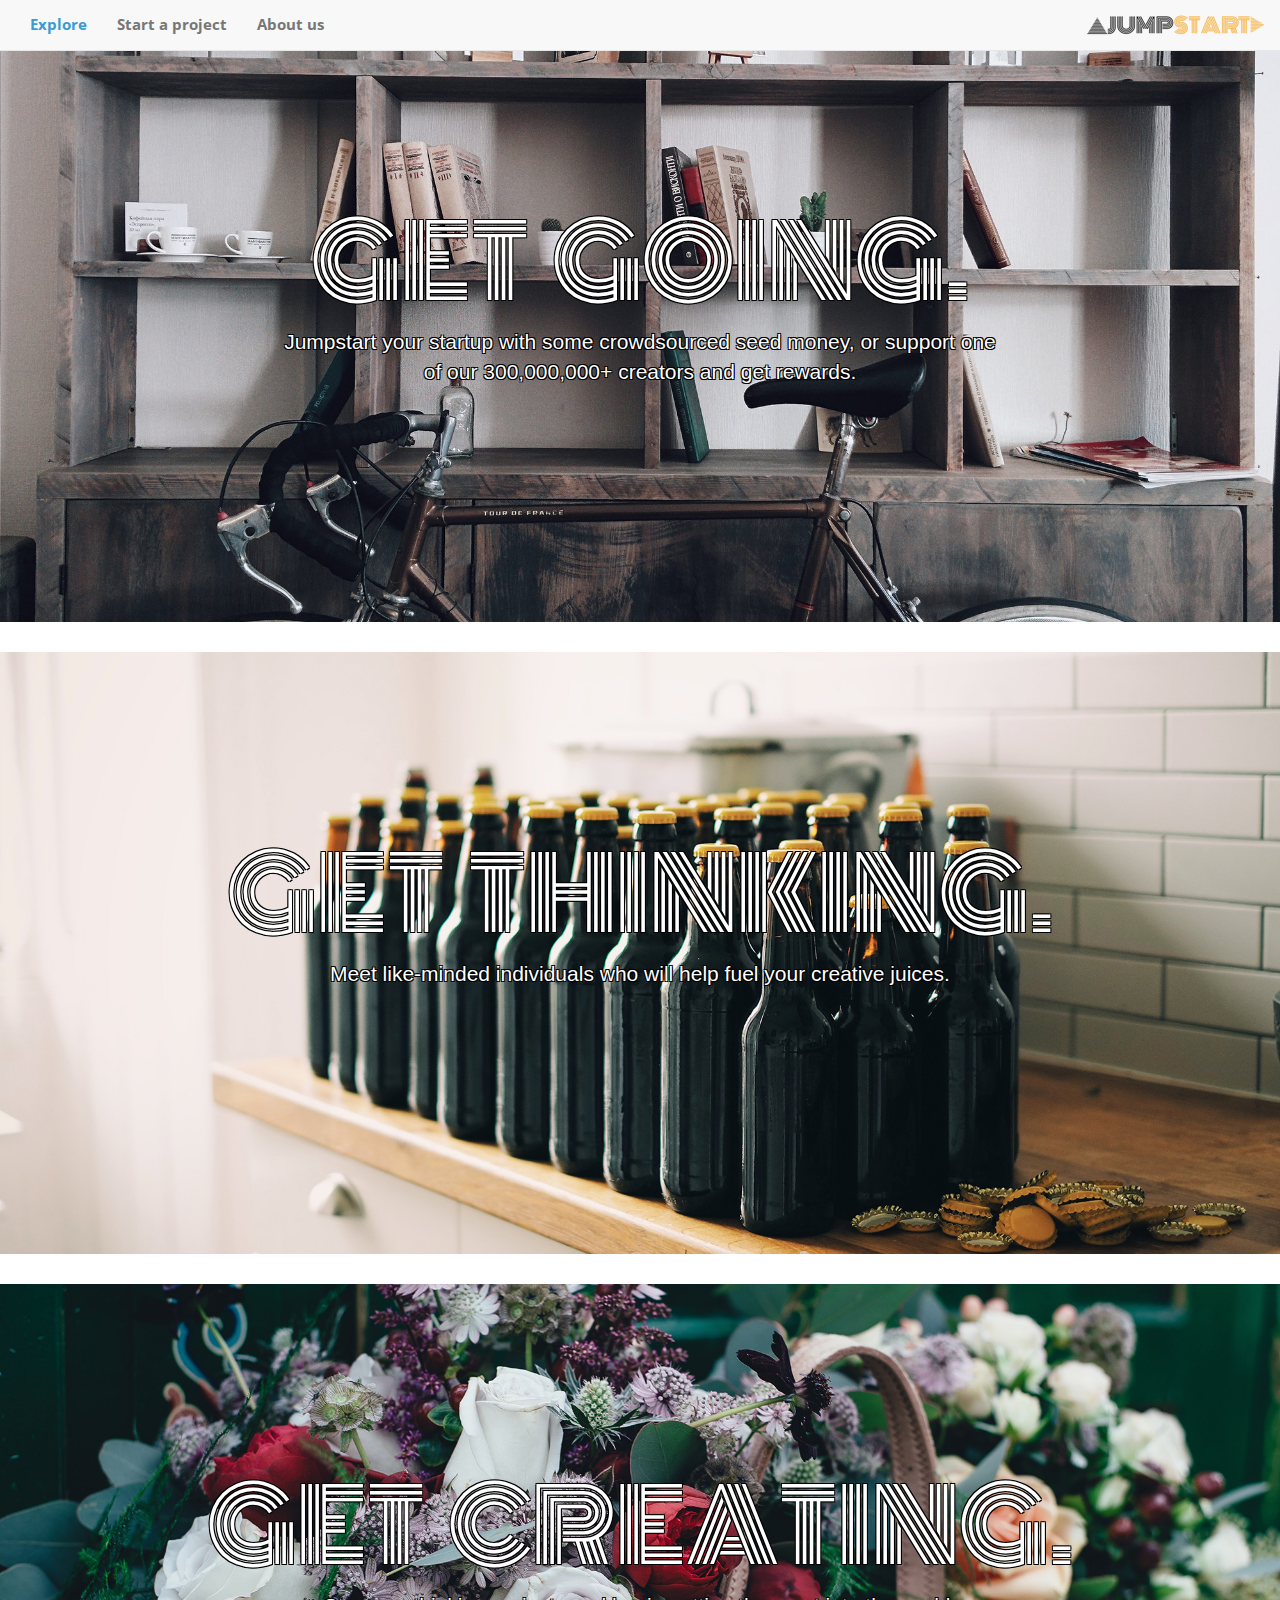
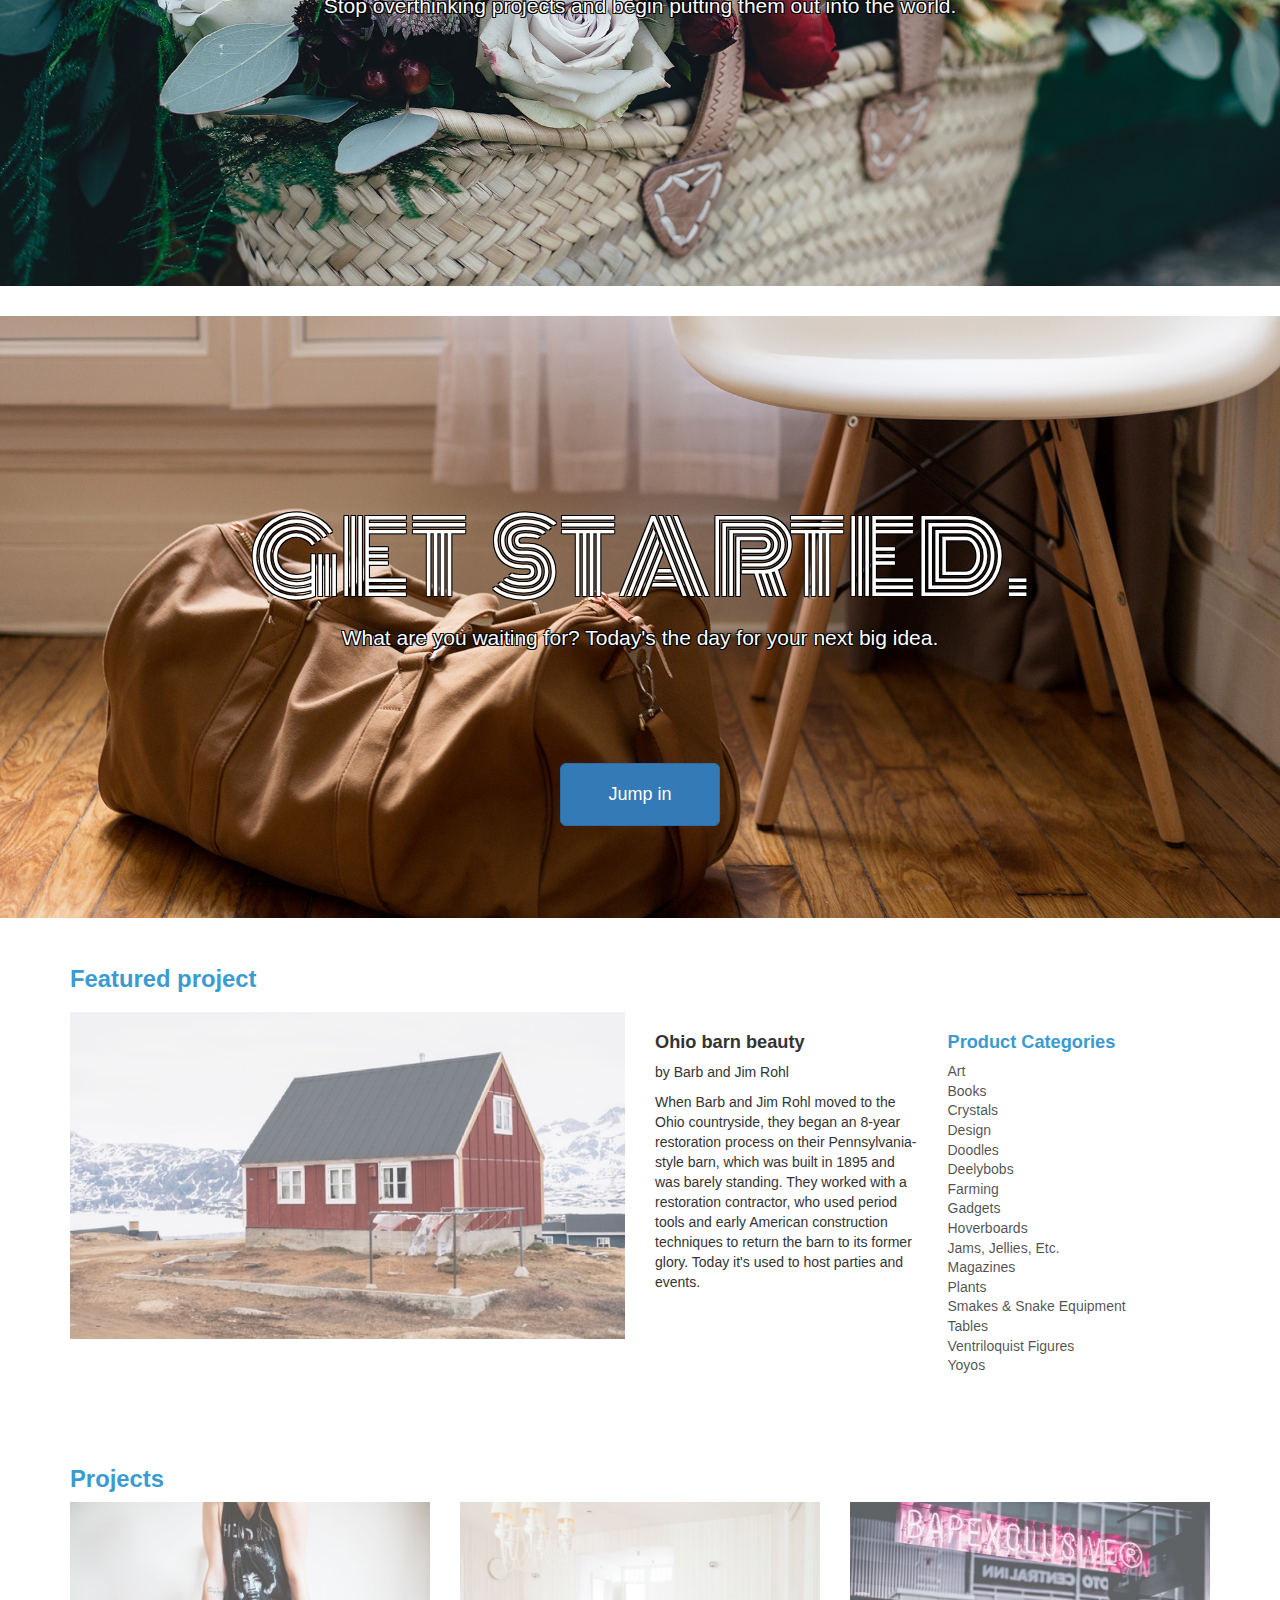
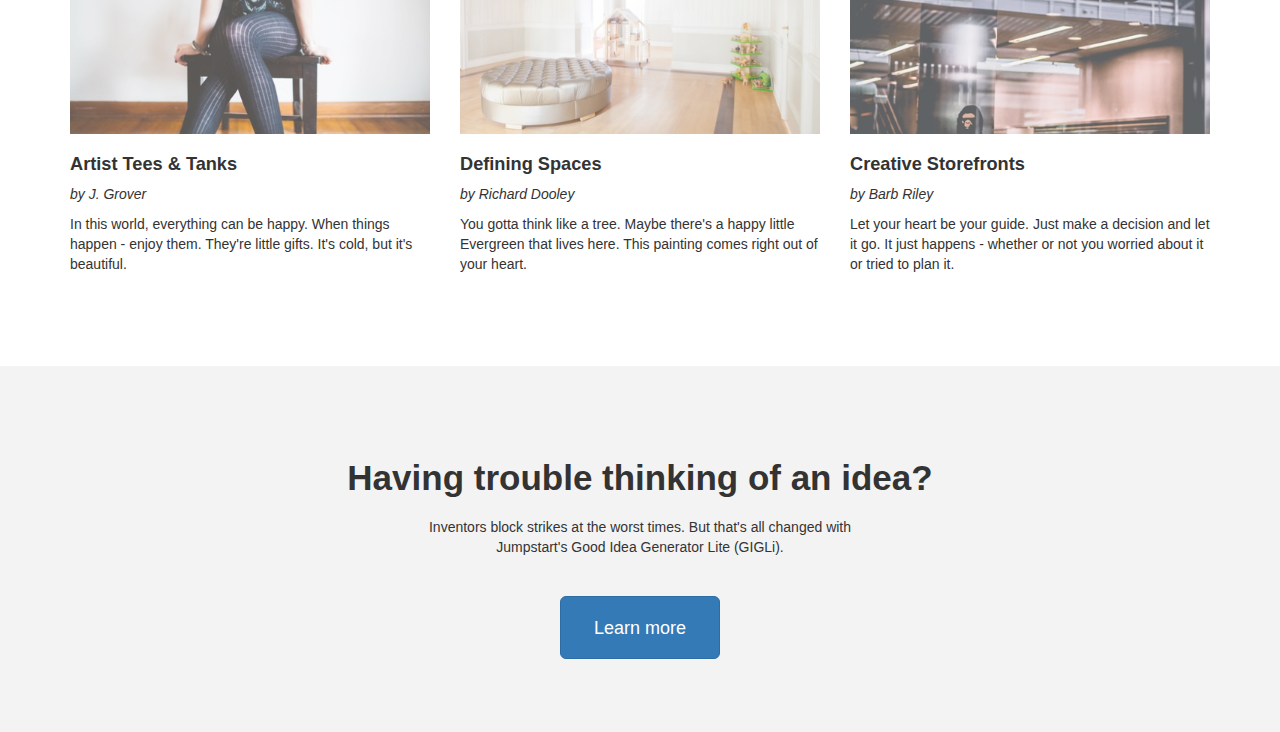
<file: index.html>
<!DOCTYPE html>
<html>
  <head>
    <title>JumpStart</title>
    <meta charset="utf-8">
    <meta name="viewport" content="width=device-width, initial-scale=1">
    <link rel="shortcut icon" href="favicon.png">

    <!-- Google Fonts -->
    <link href="https://fonts.googleapis.com/css?family=Open+Sans:400,600,700" rel="stylesheet">
    <link href="https://fonts.googleapis.com/css?family=Monoton" rel="stylesheet">

    <!-- Stylesheets -->
    <link rel="stylesheet" href="resources/css/reset.css">
    <link rel="stylesheet" href="resources/bootstrap-3.3.7-dist/css/bootstrap.min.css"/>
    <link rel="stylesheet" href="resources/font-awesome-4.7.0/css/font-awesome.min.css">
    <link rel="stylesheet" type="text/css" href="resources/slick/slick.css"/>
    <link rel="stylesheet" type="text/css" href="resources/slick/slick-theme.css"/>
    <link rel="stylesheet" href="resources/css/style.css">

    <!-- Javascript -->
    <script src="https://code.jquery.com/jquery-3.2.1.min.js"
            integrity="sha256-hwg4gsxgFZhOsEEamdOYGBf13FyQuiTwlAQgxVSNgt4="
            crossorigin="anonymous"></script>
    // --- slick.min.js is loacted at the bottom per developers recommendation
    <script type="text/javascript" src="resources/js/main.js"></script>
  </head>


  <body>
    <header>
      <nav class="navbar navbar-default navbar-fixed-top nav-desktop">
        <div class="container-fluid">
          <ul class="nav navbar-nav">
            <li class="active"><a href="#">Explore</a></li>
            <li><a href="#">Start a project</a></li>
            <li><a href="#">About us</a></li>
          </ul>
          <img class="navbar-brand navbar-right  navbar-collapse collapse" src="resources/images/logo.png">
        </div>
      </nav>
      <nav class="navbar navbar-default navbar-fixed-top nav-mobile">
        <div class="container-fluid">
          <ul class="nav navbar-nav">
            <li class="active"><a href="#"><i class="fa fa-wpexplorer fa-2x"></i></a></li>
            <li><a href="#"><i class="fa fa-play fa-2x"></i></a></li>
            <li><a href="#"><i class="fa fa-users fa-2x"></i></a></li>
          </ul>
          <img class="navbar-brand navbar-right  navbar-collapse collapse" src="resources/images/logo.png">
        </div>
      </nav>
    </header>


    <!-- Jumbotron -->
    <div class="carousel">
      <div class="jumbotron get-going">
        <div class="container-fluid">
          <h1>GET&nbsp; GOING.</h1>
          <p>Jumpstart your startup with some crowdsourced seed money, or support
            one of our 300,000,000+ creators and get rewards.</p>
        </div>
      </div>
      <div class="jumbotron get-thinking">
        <div class="container-fluid">
          <h1>GET&nbsp; THINKING.</h1>
          <p>Meet like-minded individuals who will help fuel your creative juices.</p>
        </div>
      </div>
      <div class="jumbotron get-creating">
        <div class="container-fluid">
          <h1>GET&nbsp; CREATING.</h1>
          <p>Stop overthinking projects and begin putting them out into the world.</p>
        </div>
      </div>
      <div class="jumbotron get-started">
        <div class="container-fluid">
          <h1>GET&nbsp; STARTED.</h1>
          <p>What are you waiting for? Today's the day for your next big idea.</p>
        </div>
      </div>
    </div>
    <div class="btn-relative">
      <a href="#" class="btn btn-primary btn-lg cta">Jump in</a>
    </div>

    <!-- Featured Project -->
    <div class="container featured">
      <div class="row">
        <div>
          <h2 class="col-xs-12">Featured project</h2>
        </div>
      </div>
      <div class="row">
        <div class="col-md-6 col-xs-12">
          <div class="image-container">
            <a href="#">
              <img class=" lite grow" src="resources/images/featured-project.png" />
            </a>
          </div>
        </div>
        <div class="col-md-3 col-xs-6">
          <h3>Ohio barn beauty</h3>
          <p>by Barb and Jim Rohl</p>
          <p>When Barb and Jim Rohl moved to the Ohio countryside, they began
            an 8-year restoration process on their Pennsylvania-style barn,
            which was built in 1895 and was barely standing. They worked with
            a restoration contractor, who used period tools and early American
            construction techniques to return the barn to its former glory.
            Today it's used to host parties and events.</p>
        </div>

        <!-- Product Categories -->
        <div class="col-md-3 col-xs-6">
          <h3 class="categories">Product Categories</h3>
          <ul>
            <li>Art</li>
            <li>Books</li>
            <li>Crystals</li>
            <li>Design</li>
            <li>Doodles</li>
            <li>Deelybobs</li>
            <li>Farming</li>
            <li>Gadgets</li>
            <li>Hoverboards</li>
            <li>Jams, Jellies, Etc.</li>
            <li>Magazines</li>
            <li>Plants</li>
            <li>Smakes &amp; Snake Equipment</li>
            <li>Tables</li>
            <li>Ventriloquist Figures</li>
            <li>Yoyos</li>
          </ul>
        </div>
      </div>
    </div>

    <!-- Projects -->
    <div class="container projects">
      <div class="row">
        <div>
          <h2 class="col-xs-12">Projects</h2>
        </div>
      </div>
      <div class="row">
        <div class="col-sm-4 col-xs-12">
          <div class="image-container img-project1">
            <a href="#">
              <img class=" lite grow" src="resources/images/project1.png" />
            </a>
          </div>
          <h3>Artist Tees &amp; Tanks</h3>
          <p class="author">by J. Grover</p>
          <p>In this world, everything can be happy. When things happen - enjoy
            them. They're little gifts. It's cold, but it's beautiful.</p>
          <!-- <p><a class="btn btn-default" href="#" role="button">View details &raquo;</a></p> -->
        </div>
        <div class="col-sm-4 col-xs-12">
          <div class="image-container img-project2">
            <a href="#">
              <img class=" lite grow" src="resources/images/project2.png" />
            </a>
          </div>
          <h3>Defining Spaces</h3>
          <p class="author">by Richard Dooley</p>
          <p>You gotta think like a tree. Maybe there's a happy little
            Evergreen that lives here. This painting comes right out of your
            heart.</p>
          <!-- <p><a class="btn btn-default" href="#" role="button">View details &raquo;</a></p> -->
       </div>
        <div class="col-sm-4 col-xs-12">
          <div class="image-container img-project3">
            <a href="#">
              <img class=" lite grow" src="resources/images/project3.png" />
            </a>
          </div>
          <h3>Creative Storefronts</h3>
          <p class="author">by Barb Riley</p>
          <p>Let your heart be your guide. Just make a decision and let it go.
            It just happens - whether or not you worried about it or tried to
            plan it.</p>
          <!-- <p><a class="btn btn-default" href="#" role="button">View details &raquo;</a></p> -->
        </div>
      </div>
    </div>

    <!-- Having Trouble? -->
    <div class="container-fluid having-trouble">
      <h1>Having trouble thinking of an idea?</h1>
      <p>
        Inventors block strikes at the worst times. But that's all changed
        with<br/>Jumpstart's Good Idea Generator Lite (GIGLi).
      </p>
      <a class="btn btn-lg btn-primary" href="#">
        <i class="fa fa-2x pull-left"></i> Learn more
      </a>
    </div>


    <script type="text/javascript" src="resources/slick/slick.min.js"></script>
  </body>
</html>
</file>
<file: resources/css/style.css>
@import url('https://fonts.googleapis.com/css?family=Monoton|Open+Sans:400,700');

/* --- Universal Styles --- */
html {
  font-size: 14px;
  font-family: 'Open Sans', serif;
}
body > .container {
  padding: 60px 15px 0;
}
h2 {
  font-size: 1.7rem;
  font-weight: bold;
  color: #399bd1;
}
h3 {
    font-size: 1.3rem;
    font-weight: bold;
}
ul li {
  line-height: 1.4;
  color: rgba(0, 0, 0, 0.7);
}
.image-container {
  overflow: hidden;
}
img {
  width: 100%;
}
.btn {
  text-align: center;
  vertical-align: middle;
  padding: 1.3rem 0.5rem;
  margin-top: 2.8rem;
  width: 11.4rem;
}
.lite {
  opacity: .7;
  transition: opacity .5s ease-out;
  -moz-transition: opacity .5s ease-out;
  -webkit-transition: opacity .5s ease-out;
  -o-transition: opacity .5s ease-out;
}
.lite:hover {
  opacity: 1;
}
.grow {
  transition: all .2s ease-in-out;
}
.grow:hover {
  transform: scale(1.3);
  transition: transform .5s,
              opacity .5s;
  opacity
}
.author {
  font-style: italic;
}


/* --- Navigation --- */
header {
  height: 3rem;
  position: fixed;
  top: 0;
  display: flex;
  justify-content: space-between;
  align-items: center;
  z-index: 1;
  width: 100%;
  background-color: white;
  padding: 0 2rem;
}
nav {
  display: inline-block;
  float: left;
}

nav li {
  display: inline-block;
  font-family: 'Open Sans', sans-serif;
  font-size: 1.1rem;
  font-weight: bold;
  /*padding: 1rem;*/
}

.navbar-default .navbar-nav > .active > a,
.navbar-default .navbar-nav > .active > a:hover {
  background-color: inherit;
  color: #399bd1;
}

.desktop-nav a.selected:link, a.selected:visited {
  color: #399bd1;
}

.logo {
  float: right;
}

.nav-mobile {
  float:left;
  display: none;
}
.nav-mobile ul.nav.navbar-nav li {
  display: inline-block;
}




/* --- Jumbotron --- */
.carousel {
  width: 100%;
}
.jumbotron {
  /*background-color: transparent;*/
  height: 43rem;
  padding-top: 12rem;
  background-size: cover;
  background-position: center;
  background-repeat: no-repeat;
  color: white;
  text-align: center;
  text-shadow:
    -1px -1px 0 #000,
    1px -1px 0 #000,
    -1px 1px 0 #000,
    1px 1px 0 #000;
}
.get-going {
  background-image: url(../images/jumbotron-bike.jpg);
}
.get-thinking {
  background-image: url(../images/jumbotron-beer.jpg);
}
.get-creating {
  background-image: url(../images/jumbotron-flowers.jpg);
}
.get-started {
  background-image: url(../images/jumbotron-duffel.jpg);
}
.jumbotron h1 {
  font-family: 'Monoton'; cursive;
  font-size: 7.1rem;
}
.jumbotron p{
  max-width: 51.3rem;
  margin: auto;
  text-align: center;
}
.btn-relative {
  position: relative;
  text-align: center;
  width: 100%;
  top: -16rem;
}
@media only screen and (max-width: 767px) {
  .nav-desktop {
    display:none !important;
  }
  .nav-mobile {
    display: inline;
  }
  .jumbotron h1 {
    font-size: 5.7rem;
  }
}
@media only screen and (max-width: 550px) {
  .jumbotron h1 {
    font-size: 5rem;
  }
  .image-container {
    height: 15rem;
  }
  .img-project2, .img-project3 {
    margin-top: 3rem;
  }
}
@media only screen and (max-width: 425px) {
  .jumbotron h1 {
    font-size: 3.7rem;
    text-shadow: 0 0 2px #fff, 0 0 2px #fff;
  }
  .image-container {
    height: 15rem;
  }
  .btn-relative {
    margin-top: 3.2rem;
  }
}



/* --- Featured Product*/
.featured {
  margin-top: -10rem;
}
.featured h1 {
  font-size: 1.7rem;
  font-weight: bold;
}
.featured h2 {
  margin-top: -0.25rem;
  margin-bottom: 20px;
}
.featured-image img{
  /*width: 50%;*/
}
.categories {
  color: #399bd1;
}

/* --- Projects --- */
.projects {
  margin-bottom: 5.85rem;
}

/* ===== Having Trouble ----- */
.having-trouble {
  background-color: #f3f3f3;
}
.having-trouble {
  text-align: center;
  padding: 5.2rem 0;
}
.having-trouble h1 {
  font-size: 2.5rem;
  font-weight: bold;
}
.having-trouble p {
  margin: auto;
  margin-top: 1.4rem;
  width: 42rem;
}
@media only screen and (max-width: 550px) {
  .having-trouble p{
    width: auto;
    margin-left: 0.5rem;
  }
}
</file>
